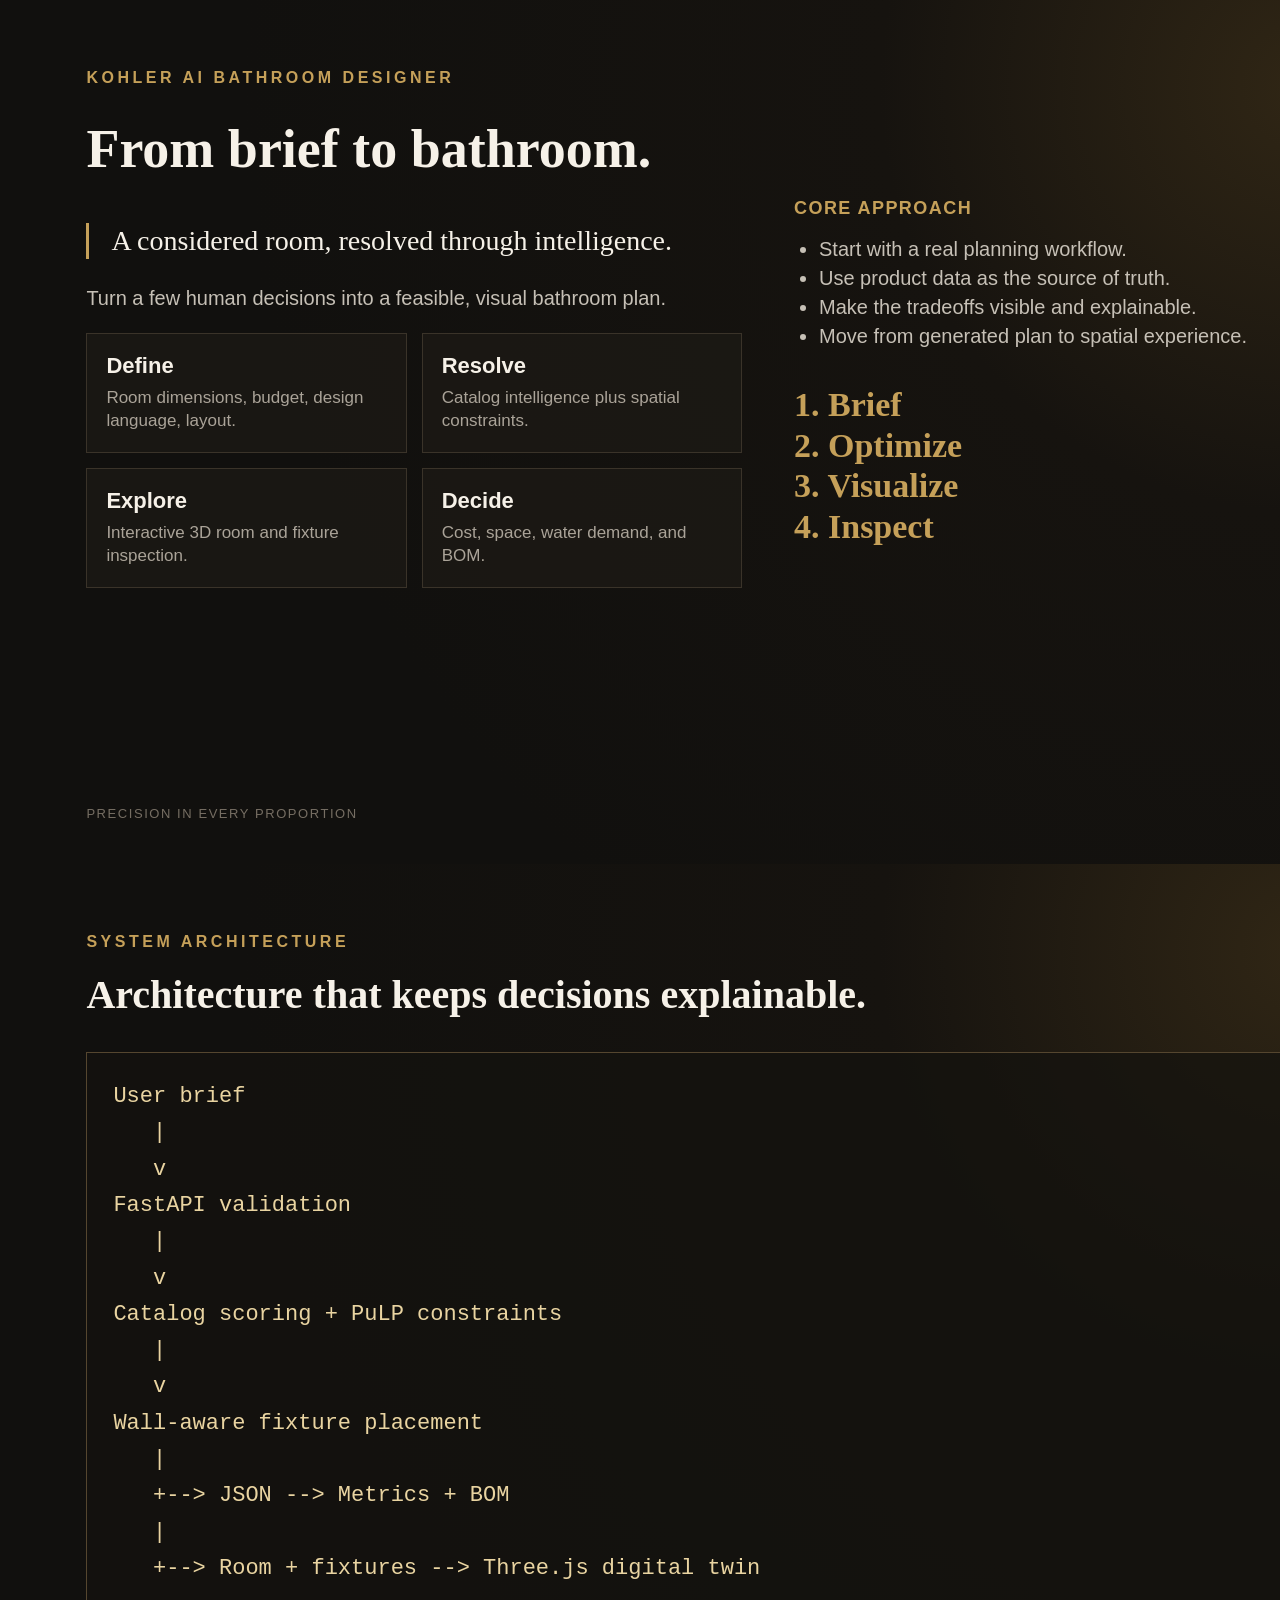
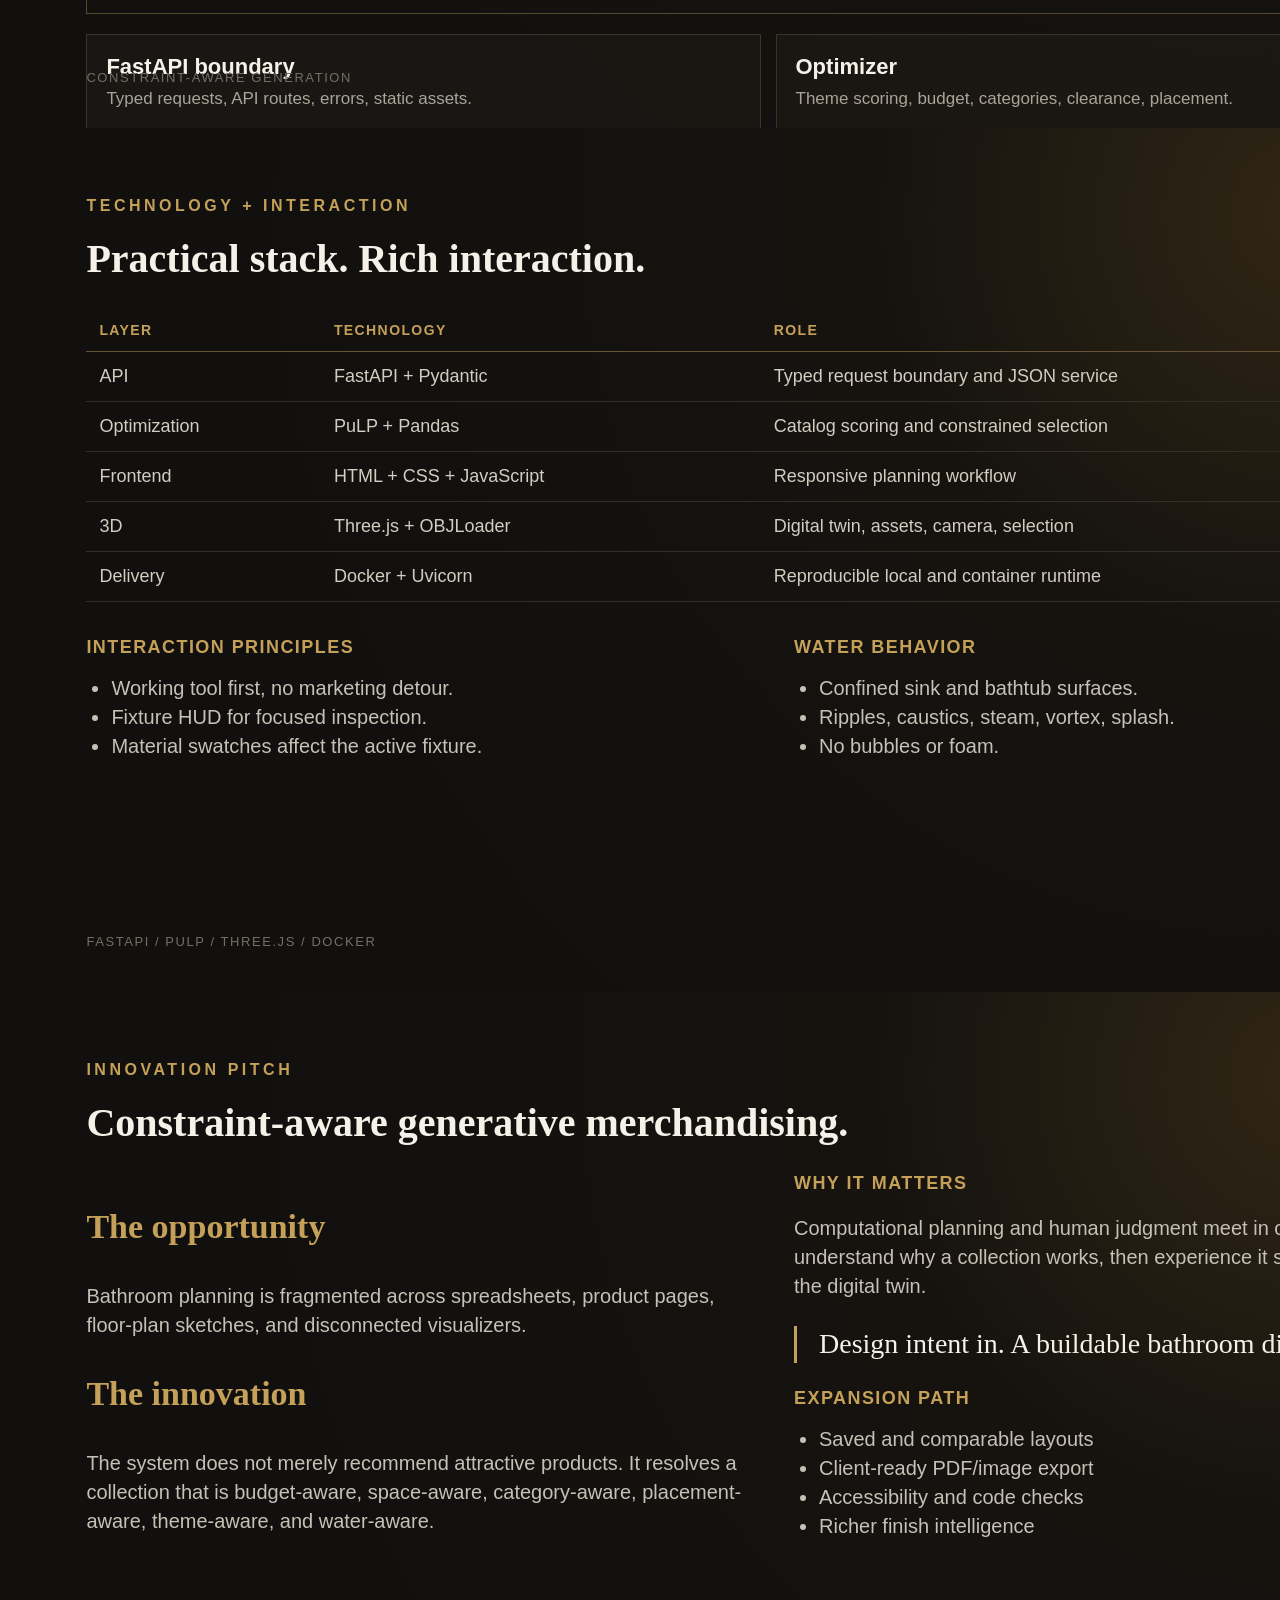
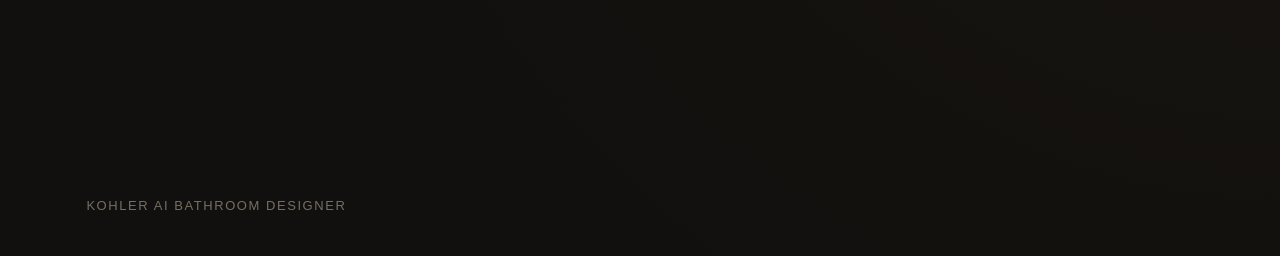
<file: Presentation_Deck.html>
<!doctype html>
<html lang="en">
<head>
<meta charset="utf-8">
<title>KOHLER AI Bathroom Designer - Presentation Deck</title>
<style>
@page { size: 16in 9in; margin: 0; }
* { box-sizing: border-box; }
body { margin: 0; background: #11100e; color: #f6f1e8; font-family: "Segoe UI", Arial, sans-serif; }
.slide { width: 16in; height: 9in; padding: 0.72in 0.9in; page-break-after: always; position: relative; overflow: hidden; background: radial-gradient(circle at 85% 10%, #302615 0, #16130f 28%, #11100e 70%); }
.slide:last-child { page-break-after: auto; }
.kicker { color: #c5a059; font-size: 16px; font-weight: 700; letter-spacing: .22em; text-transform: uppercase; }
h1 { font: 600 54px Georgia, serif; line-height: 1.05; margin: 34px 0 20px; max-width: 900px; }
h2 { font: 600 40px Georgia, serif; line-height: 1.1; margin: 22px 0 28px; }
h3 { color: #c5a059; font-size: 18px; letter-spacing: .08em; text-transform: uppercase; margin: 0 0 13px; }
p, li { color: #c6c0b6; font-size: 20px; line-height: 1.45; }
ul { padding-left: 25px; }
.grid { display: grid; grid-template-columns: 1fr 1fr; gap: 52px; }
.eyebrow { color: #c5a059; font-size: 15px; text-transform: uppercase; letter-spacing: .16em; }
.quote { border-left: 3px solid #c5a059; padding-left: 22px; color: #f6f1e8; font: 28px Georgia, serif; line-height: 1.3; margin: 25px 0; }
.flow { margin-top: 35px; padding: 26px; border: 1px solid #55462f; background: rgba(20,18,14,.72); color: #e9d4a1; font: 22px Consolas, monospace; line-height: 1.65; white-space: pre; }
.cards { display: grid; grid-template-columns: repeat(2, 1fr); gap: 15px; margin-top: 20px; }
.card { border: 1px solid #3a3329; background: rgba(28,25,20,.8); padding: 19px; min-height: 112px; }
.card strong { display: block; color: #f6f1e8; font-size: 22px; margin-bottom: 8px; }
.card span { color: #aaa398; font-size: 17px; line-height: 1.35; }
table { width: 100%; border-collapse: collapse; margin-top: 20px; font-size: 18px; }
th { color: #c5a059; text-align: left; letter-spacing: .1em; text-transform: uppercase; font-size: 14px; padding: 13px; border-bottom: 1px solid #665437; }
td { color: #d2ccc1; padding: 14px 13px; border-bottom: 1px solid #332e27; }
.big { color: #c5a059; font: 600 34px Georgia, serif; line-height: 1.2; }
.footer { position: absolute; bottom: .45in; left: .9in; right: .9in; display: flex; justify-content: space-between; color: #766e63; font-size: 13px; letter-spacing: .12em; text-transform: uppercase; }
.number { position: absolute; top: .62in; right: .9in; color: #c5a059; font: 22px Georgia, serif; }
</style>
</head>
<body>
<section class="slide">
  <div class="number">01 / 04</div><div class="kicker">KOHLER AI Bathroom Designer</div>
  <h1>From brief to bathroom.</h1>
  <div class="grid"><div><div class="quote">A considered room, resolved through intelligence.</div><p>Turn a few human decisions into a feasible, visual bathroom plan.</p><div class="cards"><div class="card"><strong>Define</strong><span>Room dimensions, budget, design language, layout.</span></div><div class="card"><strong>Resolve</strong><span>Catalog intelligence plus spatial constraints.</span></div><div class="card"><strong>Explore</strong><span>Interactive 3D room and fixture inspection.</span></div><div class="card"><strong>Decide</strong><span>Cost, space, water demand, and BOM.</span></div></div></div><div><h3>Core approach</h3><ul><li>Start with a real planning workflow.</li><li>Use product data as the source of truth.</li><li>Make the tradeoffs visible and explainable.</li><li>Move from generated plan to spatial experience.</li></ul><p class="big">1. Brief<br>2. Optimize<br>3. Visualize<br>4. Inspect</p></div></div>
  <div class="footer"><span>Precision in every proportion</span><span>KOHLER</span></div>
</section>
<section class="slide">
  <div class="number">02 / 04</div><div class="kicker">System architecture</div><h2>Architecture that keeps decisions explainable.</h2>
  <div class="flow">User brief
   |
   v
FastAPI validation
   |
   v
Catalog scoring + PuLP constraints
   |
   v
Wall-aware fixture placement
   |
   +--> JSON --> Metrics + BOM
   |
   +--> Room + fixtures --> Three.js digital twin</div>
  <div class="cards"><div class="card"><strong>FastAPI boundary</strong><span>Typed requests, API routes, errors, static assets.</span></div><div class="card"><strong>Optimizer</strong><span>Theme scoring, budget, categories, clearance, placement.</span></div><div class="card"><strong>Catalog truth</strong><span>100 products with dimensions, price, water, and material data.</span></div><div class="card"><strong>Resilient runtime</strong><span>PuLP/CBC first; deterministic greedy fallback when needed.</span></div></div>
  <div class="footer"><span>Constraint-aware generation</span><span>02</span></div>
</section>
<section class="slide">
  <div class="number">03 / 04</div><div class="kicker">Technology + interaction</div><h2>Practical stack. Rich interaction.</h2>
  <table><thead><tr><th>Layer</th><th>Technology</th><th>Role</th></tr></thead><tbody><tr><td>API</td><td>FastAPI + Pydantic</td><td>Typed request boundary and JSON service</td></tr><tr><td>Optimization</td><td>PuLP + Pandas</td><td>Catalog scoring and constrained selection</td></tr><tr><td>Frontend</td><td>HTML + CSS + JavaScript</td><td>Responsive planning workflow</td></tr><tr><td>3D</td><td>Three.js + OBJLoader</td><td>Digital twin, assets, camera, selection</td></tr><tr><td>Delivery</td><td>Docker + Uvicorn</td><td>Reproducible local and container runtime</td></tr></tbody></table>
  <div class="grid" style="margin-top:35px"><div><h3>Interaction principles</h3><ul><li>Working tool first, no marketing detour.</li><li>Fixture HUD for focused inspection.</li><li>Material swatches affect the active fixture.</li></ul></div><div><h3>Water behavior</h3><ul><li>Confined sink and bathtub surfaces.</li><li>Ripples, caustics, steam, vortex, splash.</li><li>No bubbles or foam.</li></ul></div></div>
  <div class="footer"><span>FastAPI / PuLP / Three.js / Docker</span><span>03</span></div>
</section>
<section class="slide">
  <div class="number">04 / 04</div><div class="kicker">Innovation pitch</div><h2>Constraint-aware generative merchandising.</h2>
  <div class="grid"><div><p class="big">The opportunity</p><p>Bathroom planning is fragmented across spreadsheets, product pages, floor-plan sketches, and disconnected visualizers.</p><p class="big">The innovation</p><p>The system does not merely recommend attractive products. It resolves a collection that is budget-aware, space-aware, category-aware, placement-aware, theme-aware, and water-aware.</p></div><div><h3>Why it matters</h3><p>Computational planning and human judgment meet in one loop. Users understand why a collection works, then experience it spatially through the digital twin.</p><div class="quote">Design intent in. A buildable bathroom direction out.</div><h3>Expansion path</h3><ul><li>Saved and comparable layouts</li><li>Client-ready PDF/image export</li><li>Accessibility and code checks</li><li>Richer finish intelligence</li></ul></div></div>
  <div class="footer"><span>KOHLER AI Bathroom Designer</span><span>04</span></div>
</section>
</body>
</html>
</file>
